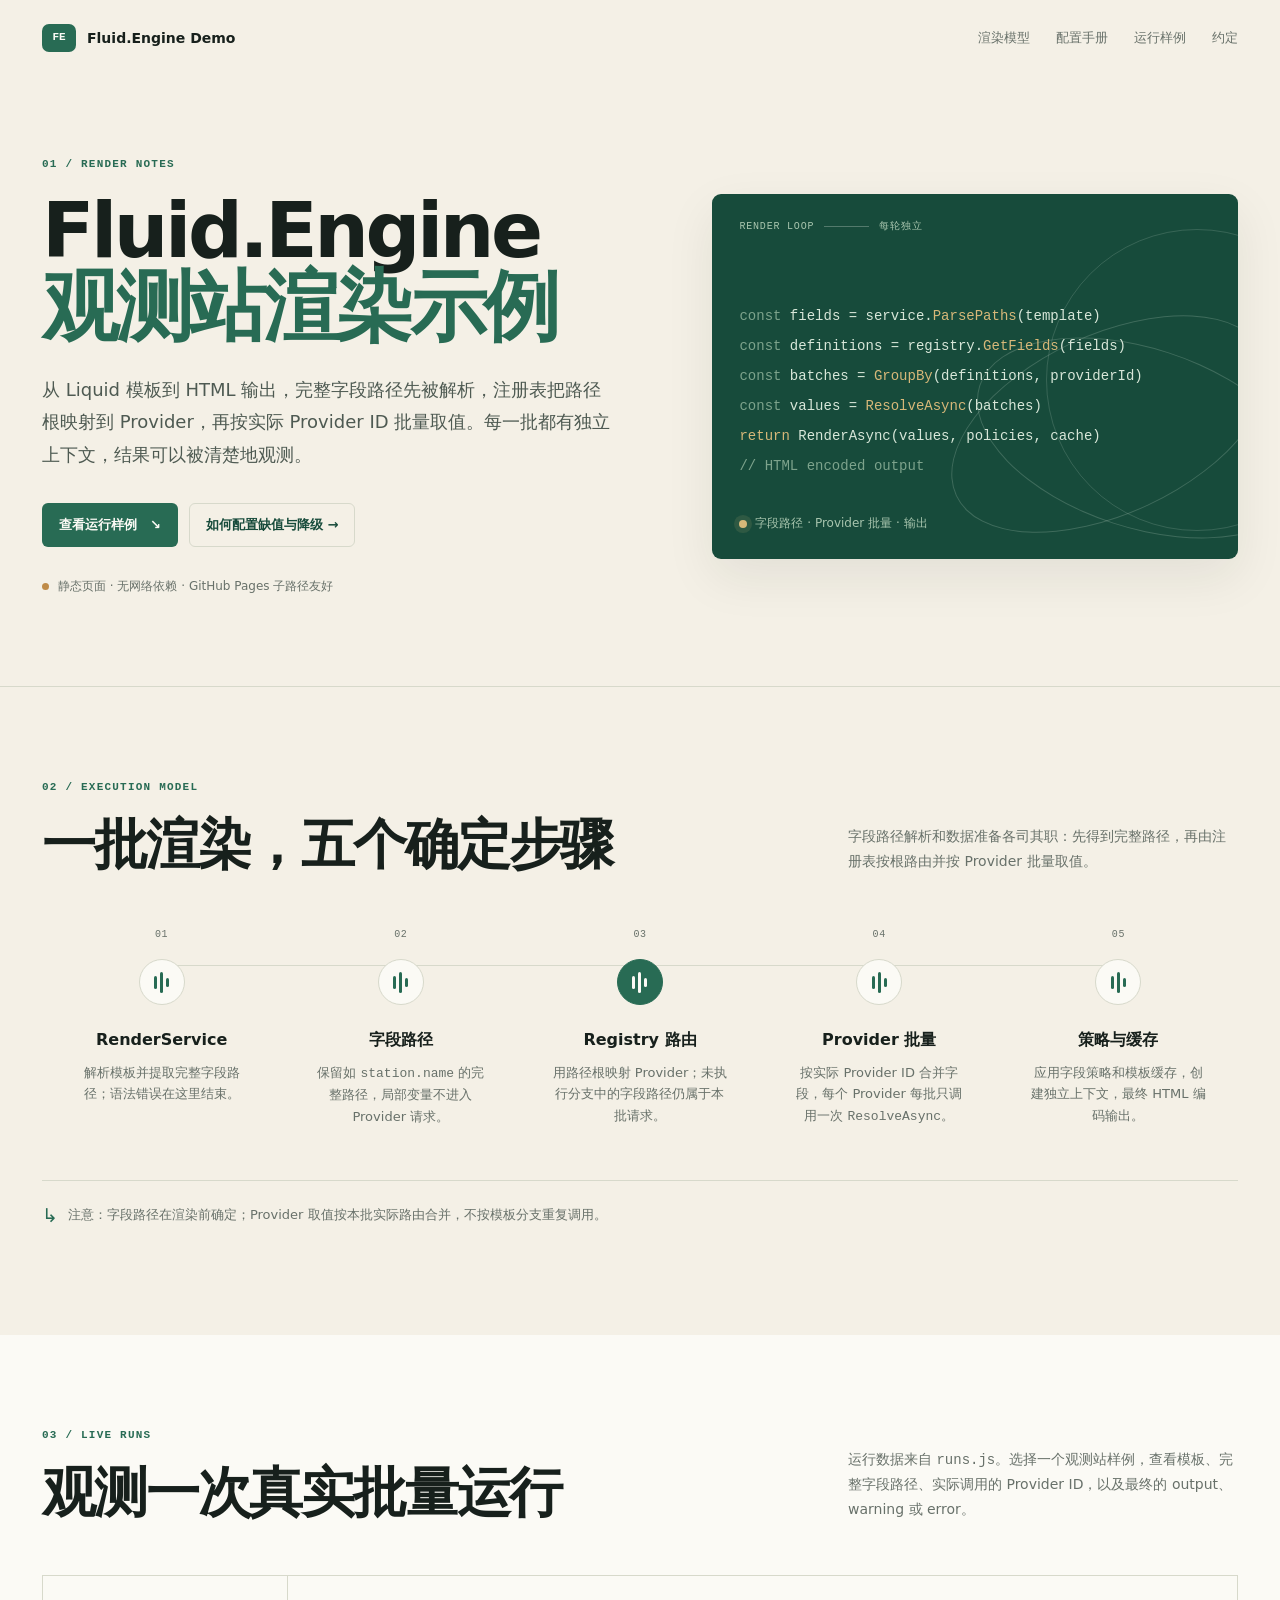
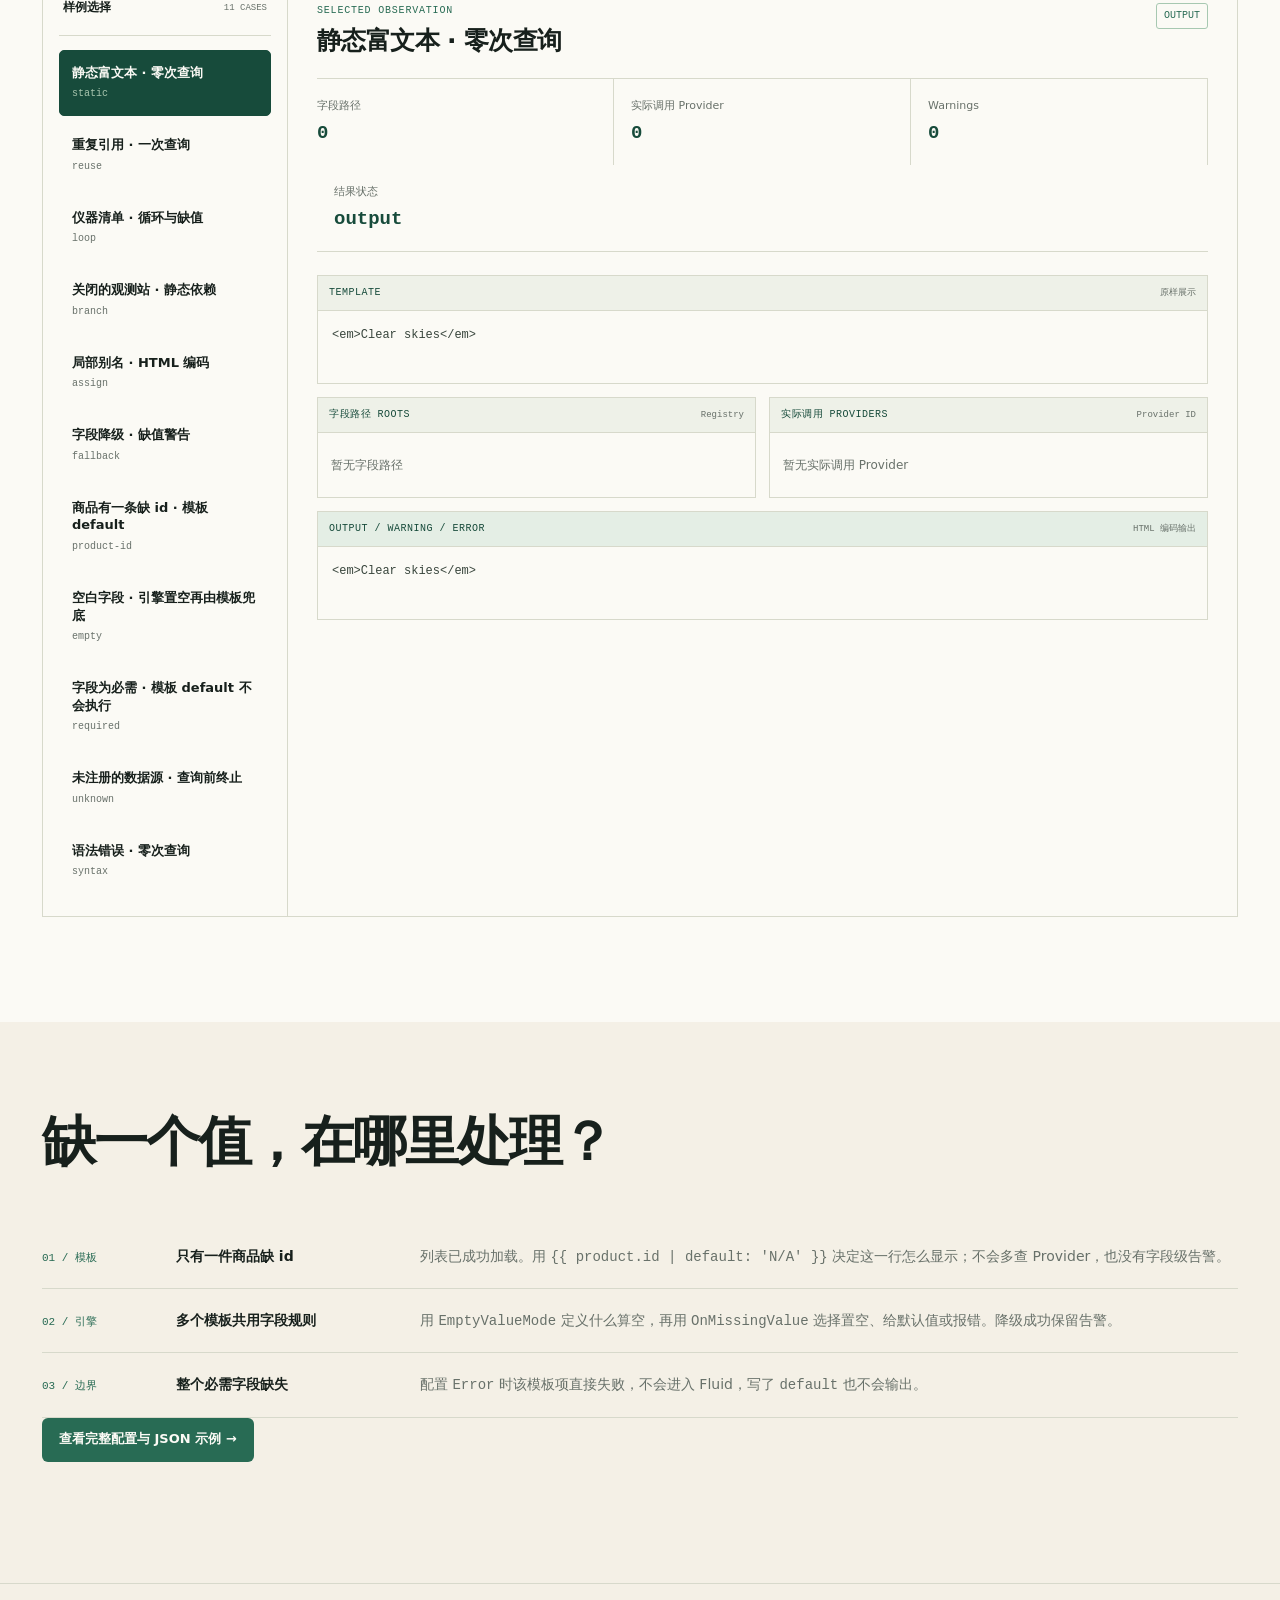
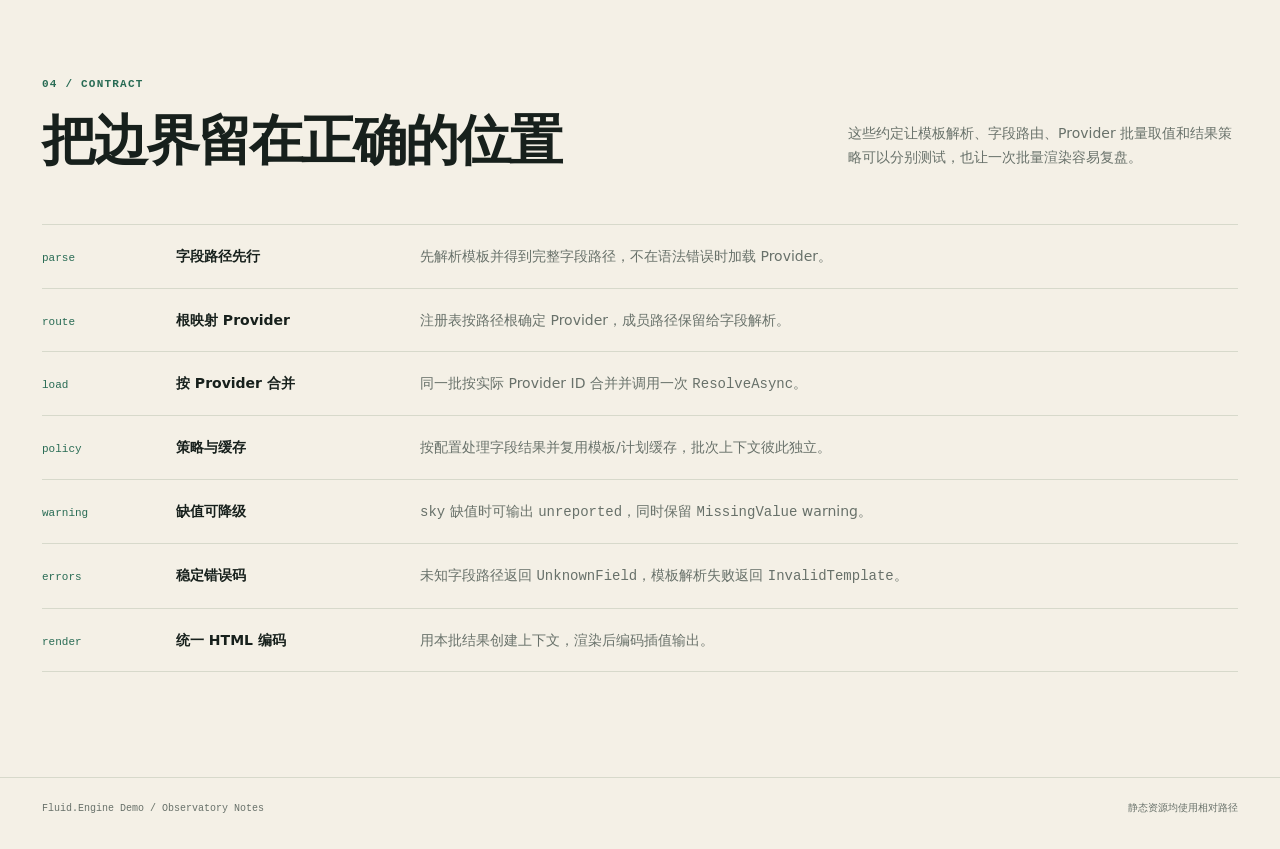
<file: docs/index.html>
<!doctype html>
<html lang="zh-CN">
<head>
  <meta charset="utf-8">
  <meta name="viewport" content="width=device-width, initial-scale=1">
  <meta name="description" content="Fluid.Engine 字段路径、Provider 路由与批量渲染示例">
  <title>Fluid.Engine Demo | 观测站渲染示例</title>
  <link rel="stylesheet" href="./site.css">
</head>
<body>
  <div class="site-shell">
    <header class="topbar">
      <a class="brand" href="#top" aria-label="Fluid.Engine Demo 首页">
        <span class="brand-mark" aria-hidden="true">FE</span>
        <span>Fluid.Engine Demo</span>
      </a>
      <nav class="topnav" aria-label="页面导航">
        <a href="#model">渲染模型</a>
        <a href="./options.html">配置手册</a>
        <a href="#runs">运行样例</a>
        <a href="#contract">约定</a>
      </nav>
    </header>

    <main id="top">
      <section class="hero" aria-labelledby="hero-title">
        <div class="hero-copy">
          <p class="section-index">01 / RENDER NOTES</p>
          <h1 id="hero-title">Fluid.Engine<br><em>观测站渲染示例</em></h1>
          <p class="hero-lede">从 Liquid 模板到 HTML 输出，完整字段路径先被解析，注册表把路径根映射到 Provider，再按实际 Provider ID 批量取值。每一批都有独立上下文，结果可以被清楚地观测。</p>
          <div class="hero-actions">
            <a class="button button-primary" href="#runs">查看运行样例 <span aria-hidden="true">↘</span></a>
            <a class="button button-quiet" href="./options.html">如何配置缺值与降级 →</a>
          </div>
          <p class="hero-meta"><span class="live-mark" aria-hidden="true"></span>静态页面 · 无网络依赖 · GitHub Pages 子路径友好</p>
        </div>
        <div class="hero-panel" aria-label="渲染回路摘要">
          <div class="hero-panel-top">
            <span>RENDER LOOP</span>
            <span class="panel-rule"></span>
            <span>每轮独立</span>
          </div>
          <div class="hero-code" aria-hidden="true">
            <span class="code-muted">const</span> fields = service.<span class="code-green">ParsePaths</span>(template)<br>
            <span class="code-muted">const</span> definitions = registry.<span class="code-green">GetFields</span>(fields)<br>
            <span class="code-muted">const</span> batches = <span class="code-green">GroupBy</span>(definitions, providerId)<br>
            <span class="code-muted">const</span> values = <span class="code-green">ResolveAsync</span>(batches)<br>
            <span class="code-green">return</span> RenderAsync(values, policies, cache)<br>
            <span class="code-muted">// HTML encoded output</span>
          </div>
          <div class="orbit-line orbit-line-one"></div>
          <div class="orbit-line orbit-line-two"></div>
          <div class="hero-signal"><span class="signal-dot"></span><span>字段路径 · Provider 批量 · 输出</span></div>
        </div>
      </section>

      <section class="section flow-section" id="model" aria-labelledby="model-title">
        <div class="section-heading split-heading">
          <div>
            <p class="section-index">02 / EXECUTION MODEL</p>
            <h2 id="model-title">一批渲染，五个确定步骤</h2>
          </div>
          <p>字段路径解析和数据准备各司其职：先得到完整路径，再由注册表按根路由并按 Provider 批量取值。</p>
        </div>
        <ol class="flow-diagram">
          <li class="flow-step">
            <span class="step-number">01</span>
            <div class="step-glyph glyph-parse" aria-hidden="true"><span></span><span></span><span></span></div>
            <h3>RenderService</h3>
            <p>解析模板并提取完整字段路径；语法错误在这里结束。</p>
          </li>
          <li class="flow-step">
            <span class="step-number">02</span>
            <div class="step-glyph glyph-ast" aria-hidden="true"><span></span><span></span><span></span></div>
            <h3>字段路径</h3>
            <p>保留如 <code>station.name</code> 的完整路径，局部变量不进入 Provider 请求。</p>
          </li>
          <li class="flow-step flow-step-emphasis">
            <span class="step-number">03</span>
            <div class="step-glyph glyph-registry" aria-hidden="true"><span></span><span></span><span></span></div>
            <h3>Registry 路由</h3>
            <p>用路径根映射 Provider；未执行分支中的字段路径仍属于本批请求。</p>
          </li>
          <li class="flow-step">
            <span class="step-number">04</span>
            <div class="step-glyph glyph-context" aria-hidden="true"><span></span><span></span><span></span></div>
            <h3>Provider 批量</h3>
            <p>按实际 Provider ID 合并字段，每个 Provider 每批只调用一次 <code>ResolveAsync</code>。</p>
          </li>
          <li class="flow-step">
            <span class="step-number">05</span>
            <div class="step-glyph glyph-output" aria-hidden="true"><span></span><span></span><span></span></div>
            <h3>策略与缓存</h3>
            <p>应用字段策略和模板缓存，创建独立上下文，最终 HTML 编码输出。</p>
          </li>
        </ol>
        <div class="flow-note"><span class="note-mark" aria-hidden="true">↳</span><span>注意：字段路径在渲染前确定；Provider 取值按本批实际路由合并，不按模板分支重复调用。</span></div>
      </section>

      <section class="section runs-section" id="runs" aria-labelledby="runs-title">
        <div class="section-heading split-heading">
          <div>
            <p class="section-index">03 / LIVE RUNS</p>
            <h2 id="runs-title">观测一次真实批量运行</h2>
          </div>
          <p>运行数据来自 <code>runs.js</code>。选择一个观测站样例，查看模板、完整字段路径、实际调用的 Provider ID，以及最终的 output、warning 或 error。</p>
        </div>

        <div class="run-workbench">
          <aside class="run-sidebar" aria-label="运行样例选择">
            <div class="sidebar-heading">
              <span>样例选择</span>
              <span id="run-count" class="count-label">0 CASES</span>
            </div>
            <div id="run-list" class="run-list"></div>
            <p id="run-empty" class="empty-state" hidden>等待 `runs.js` 提供运行数据。</p>
          </aside>

          <article class="run-detail" aria-live="polite">
            <header class="detail-header">
              <div>
                <p class="detail-kicker">SELECTED OBSERVATION</p>
                <h3 id="run-title">尚未选择样例</h3>
              </div>
              <span id="run-state" class="run-state">NO DATA</span>
            </header>

            <div class="run-stats" aria-label="运行摘要">
              <div class="run-stat"><span>字段路径</span><strong id="root-count">0</strong></div>
              <div class="run-stat"><span>实际调用 Provider</span><strong id="provider-count">0</strong></div>
              <div class="run-stat"><span>Warnings</span><strong id="warning-count">0</strong></div>
              <div class="run-stat"><span>结果状态</span><strong id="result-kind">—</strong></div>
            </div>

            <section class="template-view" aria-labelledby="template-label">
              <div class="pane-heading"><span id="template-label">template</span><span>原样展示</span></div>
              <pre id="run-template" class="template-code">等待选择运行样例</pre>
            </section>

            <div class="detail-grid">
              <section class="data-column" aria-labelledby="roots-label">
                <div class="pane-heading"><span id="roots-label">字段路径 roots</span><span>Registry</span></div>
                <ul id="root-list" class="token-list"></ul>
              </section>
              <section class="data-column" aria-labelledby="providers-label">
                <div class="pane-heading"><span id="providers-label">实际调用 providers</span><span>Provider ID</span></div>
                <ul id="provider-list" class="token-list"></ul>
              </section>
            </div>

            <section id="run-result" class="result-view" data-state="empty" aria-labelledby="result-label">
              <div class="pane-heading"><span id="result-label">output / warning / error</span><span id="result-hint">等待数据</span></div>
              <p id="run-warning" class="result-warning" hidden></p>
              <pre id="run-output" class="result-code"></pre>
              <p id="run-error" class="result-error" hidden></p>
            </section>
          </article>
        </div>
      </section>

      <section class="section" id="fallbacks" aria-labelledby="fallbacks-title">
        <div class="section-heading"><div><h2 id="fallbacks-title">缺一个值，在哪里处理？</h2></div></div>
        <div class="contract-row"><span class="contract-key">01 / 模板</span><strong>只有一件商品缺 id</strong><span>列表已成功加载。用 <code>{{ product.id | default: 'N/A' }}</code> 决定这一行怎么显示；不会多查 Provider，也没有字段级告警。</span></div>
        <div class="contract-row"><span class="contract-key">02 / 引擎</span><strong>多个模板共用字段规则</strong><span>用 <code>EmptyValueMode</code> 定义什么算空，再用 <code>OnMissingValue</code> 选择置空、给默认值或报错。降级成功保留告警。</span></div>
        <div class="contract-row"><span class="contract-key">03 / 边界</span><strong>整个必需字段缺失</strong><span>配置 <code>Error</code> 时该模板项直接失败，不会进入 Fluid，写了 <code>default</code> 也不会输出。</span></div>
        <p><a class="button button-primary" href="./options.html">查看完整配置与 JSON 示例 →</a></p>
      </section>

      <section class="section contract-section" id="contract" aria-labelledby="contract-title">
        <div class="section-heading split-heading">
          <div>
            <p class="section-index">04 / CONTRACT</p>
            <h2 id="contract-title">把边界留在正确的位置</h2>
          </div>
          <p>这些约定让模板解析、字段路由、Provider 批量取值和结果策略可以分别测试，也让一次批量渲染容易复盘。</p>
        </div>
        <div class="contract-list">
          <div class="contract-row"><span class="contract-key">parse</span><strong>字段路径先行</strong><span>先解析模板并得到完整字段路径，不在语法错误时加载 Provider。</span></div>
          <div class="contract-row"><span class="contract-key">route</span><strong>根映射 Provider</strong><span>注册表按路径根确定 Provider，成员路径保留给字段解析。</span></div>
          <div class="contract-row"><span class="contract-key">load</span><strong>按 Provider 合并</strong><span>同一批按实际 Provider ID 合并并调用一次 <code>ResolveAsync</code>。</span></div>
          <div class="contract-row"><span class="contract-key">policy</span><strong>策略与缓存</strong><span>按配置处理字段结果并复用模板/计划缓存，批次上下文彼此独立。</span></div>
          <div class="contract-row"><span class="contract-key">warning</span><strong>缺值可降级</strong><span><code>sky</code> 缺值时可输出 <code>unreported</code>，同时保留 <code>MissingValue</code> warning。</span></div>
          <div class="contract-row"><span class="contract-key">errors</span><strong>稳定错误码</strong><span>未知字段路径返回 <code>UnknownField</code>，模板解析失败返回 <code>InvalidTemplate</code>。</span></div>
          <div class="contract-row"><span class="contract-key">render</span><strong>统一 HTML 编码</strong><span>用本批结果创建上下文，渲染后编码插值输出。</span></div>
        </div>
      </section>
    </main>

    <footer class="footer">
      <span>Fluid.Engine Demo / Observatory Notes</span>
      <span>静态资源均使用相对路径</span>
    </footer>
  </div>

  <script src="./runs.js"></script>
  <script src="./site.js"></script>
</body>
</html>
</file>
<file: docs/site.css>
:root {
  --cream: #f4f0e6;
  --paper: #fbfaf5;
  --ink: #17201c;
  --muted: #68716a;
  --line: #d7d9cb;
  --green: #286b54;
  --green-dark: #174b3b;
  --green-pale: #dce9dc;
  --gold: #bf8b48;
  --error: #9b4d3f;
  --shadow: 0 18px 50px rgba(23, 32, 28, 0.08);
  --mono: "SFMono-Regular", Consolas, "Liberation Mono", monospace;
  --sans: ui-sans-serif, system-ui, -apple-system, BlinkMacSystemFont, "Segoe UI", sans-serif;
}

* {
  box-sizing: border-box;
}

html {
  scroll-behavior: smooth;
}

body {
  margin: 0;
  background: var(--cream);
  color: var(--ink);
  font-family: var(--sans);
  font-size: 16px;
  line-height: 1.6;
  text-rendering: optimizeLegibility;
}

a {
  color: inherit;
}

button,
a {
  -webkit-tap-highlight-color: transparent;
}

button {
  font: inherit;
}

code,
pre,
.section-index,
.detail-kicker,
.count-label,
.contract-key,
.pane-heading,
.hero-panel-top,
.hero-code {
  font-family: var(--mono);
}

.site-shell {
  min-height: 100vh;
  overflow: hidden;
}

.topbar {
  align-items: center;
  display: flex;
  justify-content: space-between;
  margin: 0 auto;
  max-width: 1320px;
  padding: 24px 42px;
}

.brand {
  align-items: center;
  display: inline-flex;
  font-size: 14px;
  font-weight: 750;
  gap: 11px;
  letter-spacing: 0;
  text-decoration: none;
}

.brand-mark {
  align-items: center;
  background: var(--green);
  border-radius: 7px;
  color: var(--paper);
  display: inline-flex;
  font-family: var(--mono);
  font-size: 11px;
  height: 28px;
  justify-content: center;
  letter-spacing: 0;
  width: 34px;
}

.topnav {
  display: flex;
  gap: 26px;
}

.topnav a {
  color: var(--muted);
  font-size: 13px;
  text-decoration: none;
}

.topnav a:hover,
.topnav a:focus-visible {
  color: var(--green-dark);
}

.hero,
.section {
  margin: 0 auto;
  max-width: 1320px;
  padding-left: 42px;
  padding-right: 42px;
}

.hero {
  align-items: stretch;
  display: grid;
  gap: clamp(42px, 7vw, 112px);
  grid-template-columns: minmax(0, 1.05fr) minmax(360px, 0.95fr);
  min-height: 610px;
  padding-bottom: 86px;
  padding-top: 76px;
}

.hero-copy {
  align-self: center;
  max-width: 610px;
}

.section-index {
  color: var(--green);
  font-size: 11px;
  font-weight: 700;
  letter-spacing: 0.11em;
  margin: 0 0 20px;
}

h1,
h2,
h3,
p {
  margin-top: 0;
}

h1,
h2,
h3 {
  letter-spacing: 0;
}

h1 {
  font-size: clamp(44px, 6vw, 78px);
  font-weight: 760;
  letter-spacing: -0.045em;
  line-height: 0.98;
  margin-bottom: 30px;
}

h1 em {
  color: var(--green);
  font-style: normal;
}

.hero-lede {
  color: #4e5a52;
  font-size: 18px;
  line-height: 1.8;
  margin-bottom: 32px;
  max-width: 570px;
}

.hero-actions {
  align-items: center;
  display: flex;
  flex-wrap: wrap;
  gap: 11px;
}

.button {
  align-items: center;
  border: 1px solid transparent;
  border-radius: 6px;
  display: inline-flex;
  font-size: 13px;
  font-weight: 700;
  gap: 13px;
  justify-content: center;
  min-height: 44px;
  padding: 10px 16px;
  text-decoration: none;
  transition: background-color 160ms ease, color 160ms ease, transform 160ms ease;
}

.button:hover {
  transform: translateY(-2px);
}

.button-primary {
  background: var(--green);
  color: var(--paper);
}

.button-primary:hover,
.button-primary:focus-visible {
  background: var(--green-dark);
}

.button-quiet {
  border-color: var(--line);
  color: var(--green-dark);
}

.button-quiet:hover,
.button-quiet:focus-visible {
  background: var(--paper);
  border-color: var(--green);
}

.hero-meta {
  align-items: center;
  color: var(--muted);
  display: flex;
  font-size: 12px;
  gap: 9px;
  margin: 30px 0 0;
}

.live-mark {
  background: var(--gold);
  border-radius: 50%;
  display: inline-block;
  height: 7px;
  width: 7px;
}

.hero-panel {
  align-self: center;
  background: var(--green-dark);
  border-radius: 9px;
  box-shadow: var(--shadow);
  color: var(--green-pale);
  min-height: 365px;
  overflow: hidden;
  padding: 25px 27px 24px;
  position: relative;
}

.hero-panel::after {
  border: 1px solid rgba(220, 233, 220, 0.16);
  border-radius: 50%;
  content: "";
  height: 300px;
  position: absolute;
  right: -110px;
  top: 35px;
  width: 300px;
}

.hero-panel-top {
  align-items: center;
  color: #a8c5ae;
  display: flex;
  font-size: 10px;
  gap: 10px;
  letter-spacing: 0.08em;
  position: relative;
  z-index: 1;
}

.panel-rule {
  background: rgba(220, 233, 220, 0.3);
  height: 1px;
  width: 45px;
}

.hero-code {
  color: #d8e7d9;
  font-size: 14px;
  line-height: 2.15;
  margin-top: 66px;
  position: relative;
  z-index: 1;
}

.code-muted {
  color: #7da38c;
}

.code-green {
  color: #d7b879;
}

.orbit-line {
  border: 1px solid rgba(220, 233, 220, 0.2);
  border-radius: 50%;
  height: 180px;
  position: absolute;
  right: -42px;
  transform: rotate(-25deg);
  width: 340px;
}

.orbit-line-one {
  bottom: 45px;
}

.orbit-line-two {
  bottom: 31px;
  right: -73px;
  transform: rotate(18deg);
}

.hero-signal {
  align-items: center;
  bottom: 25px;
  color: #a8c5ae;
  display: flex;
  font-size: 12px;
  gap: 8px;
  position: absolute;
  z-index: 1;
}

.signal-dot {
  background: #d7b879;
  border-radius: 50%;
  box-shadow: 0 0 0 5px rgba(215, 184, 121, 0.12);
  height: 8px;
  width: 8px;
}

.section {
  padding-bottom: 105px;
  padding-top: 92px;
}

.flow-section,
.contract-section {
  border-top: 1px solid var(--line);
}

.section-heading {
  margin-bottom: 54px;
}

.split-heading {
  align-items: end;
  display: flex;
  gap: 40px;
  justify-content: space-between;
}

.split-heading > div {
  flex: 1 1 auto;
}

.split-heading > p {
  color: var(--muted);
  font-size: 14px;
  line-height: 1.75;
  margin: 0;
  max-width: 390px;
}

h2 {
  font-size: clamp(32px, 4.2vw, 54px);
  font-weight: 740;
  letter-spacing: -0.04em;
  line-height: 1.05;
  margin-bottom: 0;
}

.flow-diagram {
  display: grid;
  gap: 0;
  grid-template-columns: repeat(5, minmax(0, 1fr));
  list-style: none;
  margin: 0;
  padding: 0;
  position: relative;
}

.flow-diagram::before {
  background: var(--line);
  content: "";
  height: 1px;
  left: 9%;
  position: absolute;
  right: 9%;
  top: 38px;
}

.flow-step {
  min-width: 0;
  padding: 0 17px;
  position: relative;
  text-align: center;
}

.step-number {
  color: var(--muted);
  display: block;
  font-family: var(--mono);
  font-size: 10px;
  letter-spacing: 0.06em;
  margin-bottom: 16px;
}

.step-glyph {
  align-items: center;
  background: var(--paper);
  border: 1px solid var(--line);
  border-radius: 50%;
  display: flex;
  gap: 3px;
  height: 46px;
  justify-content: center;
  margin: 0 auto 22px;
  position: relative;
  width: 46px;
  z-index: 1;
}

.step-glyph span {
  background: var(--green);
  border-radius: 2px;
  display: block;
  height: 13px;
  width: 3px;
}

.step-glyph span:nth-child(2) {
  height: 21px;
}

.step-glyph span:nth-child(3) {
  height: 9px;
}

.flow-step-emphasis .step-glyph {
  background: var(--green);
  border-color: var(--green);
}

.flow-step-emphasis .step-glyph span {
  background: var(--paper);
}

.flow-step h3 {
  font-size: 16px;
  margin-bottom: 9px;
}

.flow-step p {
  color: var(--muted);
  font-size: 13px;
  line-height: 1.65;
  margin: 0 auto;
  max-width: 175px;
}

.flow-note {
  align-items: center;
  border-top: 1px solid var(--line);
  color: var(--muted);
  display: flex;
  font-size: 13px;
  gap: 10px;
  margin-top: 53px;
  padding-top: 19px;
}

.note-mark {
  color: var(--green);
  font-size: 19px;
}

.runs-section {
  background: var(--paper);
  max-width: none;
  padding-left: max(42px, calc((100vw - 1236px) / 2));
  padding-right: max(42px, calc((100vw - 1236px) / 2));
}

.runs-section .section-heading,
.run-workbench {
  margin-left: auto;
  margin-right: auto;
  max-width: 1236px;
}

.run-workbench {
  border: 1px solid var(--line);
  display: grid;
  grid-template-columns: 245px minmax(0, 1fr);
  min-height: 610px;
}

.run-sidebar {
  border-right: 1px solid var(--line);
  padding: 22px 16px;
}

.sidebar-heading,
.detail-header,
.pane-heading {
  align-items: center;
  display: flex;
  justify-content: space-between;
}

.sidebar-heading {
  border-bottom: 1px solid var(--line);
  font-size: 12px;
  font-weight: 750;
  padding: 0 4px 17px;
}

.count-label {
  color: var(--muted);
  font-size: 9px;
  font-weight: 400;
}

.run-list {
  display: grid;
  gap: 6px;
  margin-top: 14px;
}

.run-option {
  background: transparent;
  border: 1px solid transparent;
  border-radius: 5px;
  color: var(--ink);
  cursor: pointer;
  display: block;
  padding: 13px 12px;
  text-align: left;
  transition: background-color 150ms ease, border-color 150ms ease;
  width: 100%;
}

.run-option:hover,
.run-option:focus-visible {
  background: var(--cream);
  border-color: var(--line);
}

.run-option.is-selected {
  background: var(--green-dark);
  border-color: var(--green-dark);
  color: var(--paper);
}

.run-option-title {
  display: block;
  font-size: 13px;
  font-weight: 720;
  line-height: 1.35;
}

.run-option-id {
  color: var(--muted);
  display: block;
  font-family: var(--mono);
  font-size: 10px;
  margin-top: 5px;
}

.run-option.is-selected .run-option-id {
  color: #a8c5ae;
}

.empty-state {
  color: var(--muted);
  font-size: 12px;
  line-height: 1.6;
  margin: 20px 4px;
}

.run-detail {
  min-width: 0;
  padding: 27px 29px 30px;
}

.detail-header {
  align-items: flex-start;
  border-bottom: 1px solid var(--line);
  padding-bottom: 22px;
}

.detail-kicker {
  color: var(--green);
  font-size: 10px;
  letter-spacing: 0.08em;
  margin: 0 0 7px;
}

.detail-header h3 {
  font-size: 25px;
  letter-spacing: -0.025em;
  line-height: 1.2;
  margin: 0;
}

.run-state {
  border: 1px solid var(--line);
  border-radius: 3px;
  color: var(--muted);
  font-family: var(--mono);
  font-size: 10px;
  padding: 4px 7px;
}

.run-state.is-output {
  border-color: #a7c8b1;
  color: var(--green);
}

.run-state.is-error {
  border-color: #ddb4a8;
  color: var(--error);
}

.run-stats {
  border-bottom: 1px solid var(--line);
  display: grid;
  grid-template-columns: repeat(3, 1fr);
}

.run-stat {
  border-right: 1px solid var(--line);
  padding: 18px 14px 17px 0;
}

.run-stat + .run-stat {
  padding-left: 17px;
}

.run-stat:last-child {
  border-right: 0;
}

.run-stat span {
  color: var(--muted);
  display: block;
  font-size: 11px;
  margin-bottom: 3px;
}

.run-stat strong {
  color: var(--green-dark);
  font-family: var(--mono);
  font-size: 19px;
  font-weight: 600;
}

.template-view,
.data-column,
.result-view {
  border: 1px solid var(--line);
}

.template-view {
  margin-top: 23px;
}

.pane-heading {
  background: #eef1e8;
  border-bottom: 1px solid var(--line);
  color: var(--green-dark);
  font-size: 10px;
  letter-spacing: 0.05em;
  min-height: 35px;
  padding: 8px 11px;
  text-transform: uppercase;
}

.pane-heading span:last-child {
  color: var(--muted);
  font-size: 9px;
  letter-spacing: 0;
  text-transform: none;
}

pre {
  margin: 0;
  white-space: pre-wrap;
  word-break: break-word;
}

.template-code,
.result-code {
  color: #38453c;
  font-family: var(--mono);
  font-size: 12px;
  line-height: 1.7;
  min-height: 72px;
  padding: 14px;
}

.detail-grid {
  display: grid;
  gap: 13px;
  grid-template-columns: repeat(2, minmax(0, 1fr));
  margin-top: 13px;
}

.token-list {
  display: flex;
  flex-wrap: wrap;
  gap: 7px;
  list-style: none;
  margin: 0;
  min-height: 64px;
  padding: 13px;
}

.token-list li {
  align-items: center;
  background: var(--green-pale);
  border-radius: 3px;
  color: var(--green-dark);
  display: inline-flex;
  font-family: var(--mono);
  font-size: 11px;
  min-height: 25px;
  padding: 3px 7px;
}

.token-list li.is-unvisited {
  background: #efe8d8;
  color: #76582f;
}

.token-list .list-empty {
  background: transparent;
  color: var(--muted);
  font-family: var(--sans);
  font-size: 12px;
  padding-left: 0;
}

.result-view {
  margin-top: 13px;
}

.result-view[data-state="output"] .pane-heading {
  background: #e4eee5;
}

.result-view[data-state="error"] .pane-heading {
  background: #f2e4de;
}

.result-error {
  color: var(--error);
  font-family: var(--mono);
  font-size: 12px;
  line-height: 1.7;
  margin: 0;
  padding: 14px;
  white-space: pre-wrap;
  word-break: break-word;
}

.contract-list {
  border-top: 1px solid var(--line);
}

.contract-row {
  align-items: baseline;
  border-bottom: 1px solid var(--line);
  display: grid;
  gap: 24px;
  grid-template-columns: 110px 220px minmax(0, 1fr);
  padding: 20px 0;
}

.contract-key {
  color: var(--green);
  font-size: 11px;
}

.contract-row strong {
  font-size: 14px;
}

.contract-row > span:last-child {
  color: var(--muted);
  font-size: 14px;
}

.footer {
  align-items: center;
  border-top: 1px solid var(--line);
  color: var(--muted);
  display: flex;
  font-family: var(--mono);
  font-size: 10px;
  justify-content: space-between;
  margin: 0 auto;
  max-width: 1320px;
  padding: 23px 42px 32px;
}

@media (max-width: 980px) {
  .hero {
    gap: 42px;
    grid-template-columns: 1fr;
    min-height: auto;
    padding-bottom: 70px;
  }

  .hero-copy {
    max-width: 700px;
  }

  .hero-panel {
    max-width: 660px;
    width: 100%;
  }

  .flow-diagram {
    grid-template-columns: repeat(3, 1fr);
    row-gap: 48px;
  }

  .flow-diagram::before {
    display: none;
  }

  .run-workbench {
    grid-template-columns: 210px minmax(0, 1fr);
  }
}

@media (max-width: 700px) {
  .topbar,
  .hero,
  .section,
  .footer {
    padding-left: 20px;
    padding-right: 20px;
  }

  .topbar {
    padding-bottom: 18px;
    padding-top: 18px;
  }

  .topnav {
    gap: 14px;
  }

  .topnav a {
    font-size: 11px;
  }

  .hero {
    padding-bottom: 58px;
    padding-top: 53px;
  }

  h1 {
    font-size: clamp(42px, 13vw, 62px);
  }

  .hero-lede {
    font-size: 16px;
  }

  .hero-panel {
    min-height: 330px;
    padding: 20px;
  }

  .hero-code {
    font-size: 11px;
    margin-top: 50px;
  }

  .section {
    padding-bottom: 70px;
    padding-top: 67px;
  }

  .split-heading {
    align-items: flex-start;
    flex-direction: column;
    gap: 19px;
  }

  .section-heading {
    margin-bottom: 37px;
  }

  .flow-diagram {
    grid-template-columns: repeat(2, 1fr);
    row-gap: 39px;
  }

  .flow-step {
    padding: 0 5px;
  }

  .flow-step p {
    max-width: 150px;
  }

  .flow-note {
    align-items: flex-start;
  }

  .runs-section {
    padding-left: 20px;
    padding-right: 20px;
  }

  .run-workbench {
    display: block;
  }

  .run-sidebar {
    border-bottom: 1px solid var(--line);
    border-right: 0;
    padding: 17px 14px;
  }

  .run-list {
    display: flex;
    overflow-x: auto;
    padding-bottom: 2px;
  }

  .run-option {
    flex: 0 0 185px;
  }

  .run-detail {
    padding: 22px 16px 21px;
  }

  .run-stats {
    grid-template-columns: repeat(3, minmax(0, 1fr));
  }

  .run-stat {
    padding-right: 7px;
  }

  .run-stat + .run-stat {
    padding-left: 9px;
  }

  .run-stat span {
    font-size: 10px;
    line-height: 1.35;
    min-height: 27px;
  }

  .run-stat strong {
    font-size: 16px;
  }

  .detail-grid {
    grid-template-columns: 1fr;
  }

  .contract-row {
    gap: 5px;
    grid-template-columns: 1fr;
    padding: 17px 0;
  }

  .footer {
    align-items: flex-start;
    flex-direction: column;
    gap: 8px;
    padding-bottom: 25px;
    padding-top: 20px;
  }
}

@media (prefers-reduced-motion: reduce) {
  html {
    scroll-behavior: auto;
  }

  .button {
    transition: none;
  }
}
</file>
